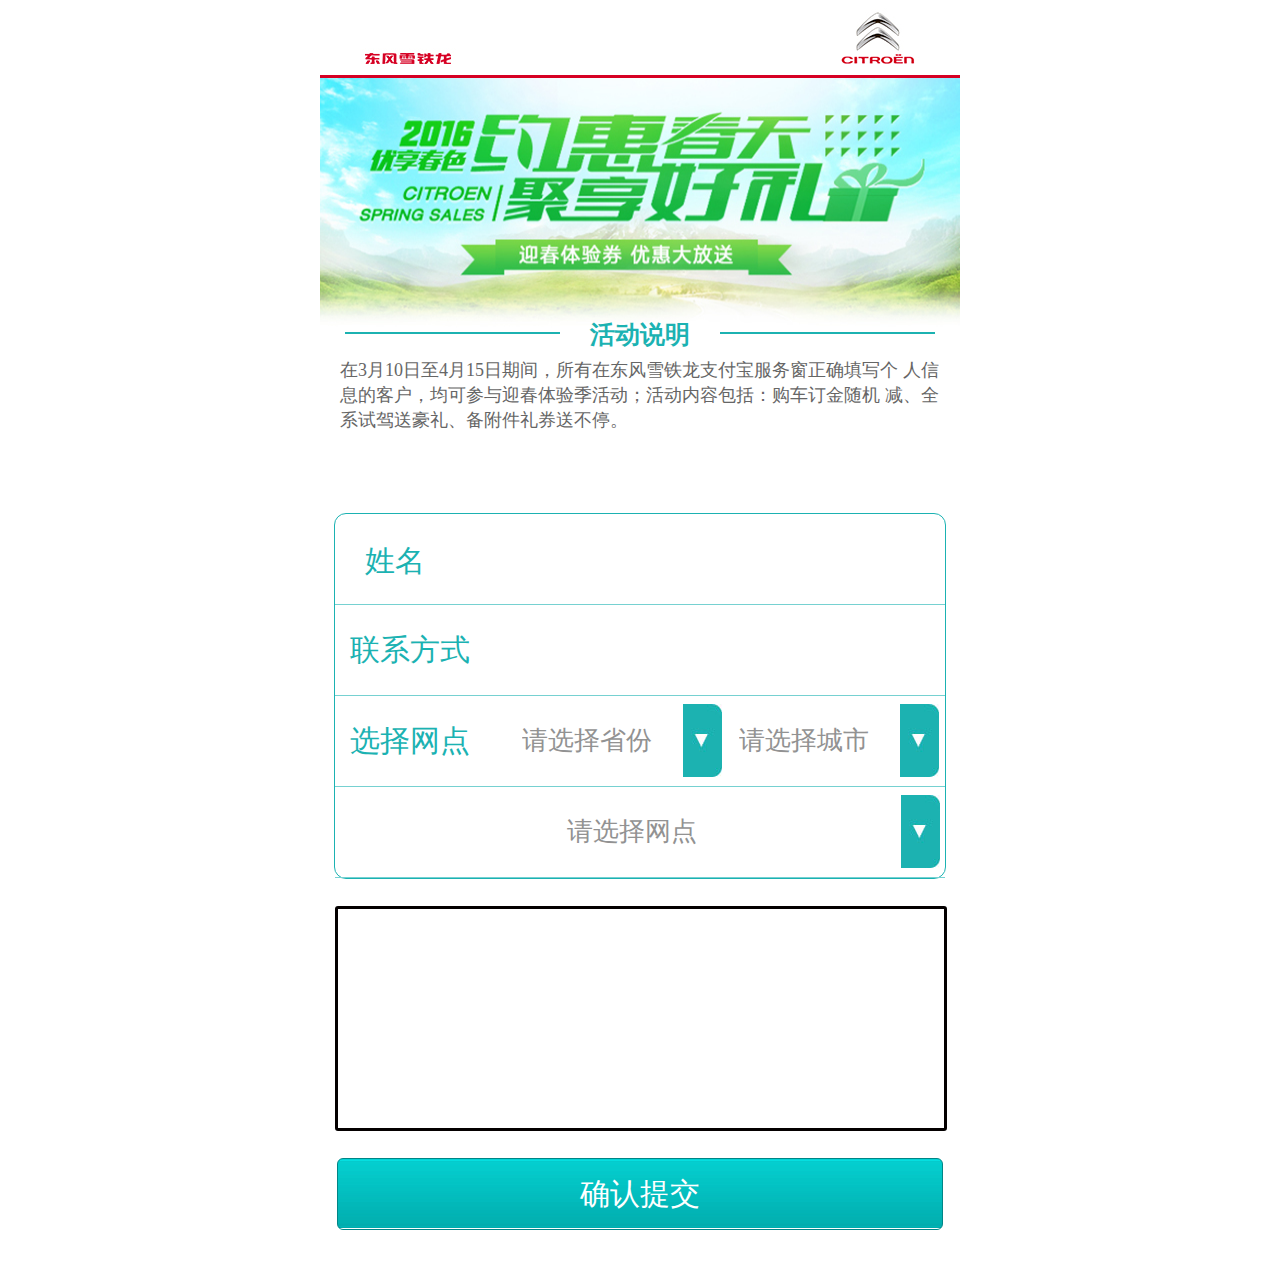
<file: index.html>
<!DOCTYPE html>
<html>
<head lang="en">
    <meta charset="UTF-8">
    <title>东风雪铁龙</title>
    <meta name="viewport"
          content="width=device-width, user-scalable=no, initial-scale=1.0, maximum-scale=1.0, minimum-scale=1.0"/>
    <meta name="apple-mobile-web-app-capable" content="yes">
    <meta name="apple-mobile-web-app-status-bar-style" content="black-translucent">
    <meta name="format-detection" content="telephone=yes">
    <meta name="format-detection" content="email=yes">
    <link rel="stylesheet" href="css/style.css" type="text/css"/>
    <script src="js/FontAuto.js"></script>
</head>


<body>
<div class="head-top-bg">雪铁龙</div>
<dl class="acticity">
    <dt><i class="a1"></i>活动说明<i class="b1"></i></dt>
    <dd>在3月10日至4月15日期间，所有在东风雪铁龙支付宝服务窗正确填写个
        人信息的客户，均可参与迎春体验季活动；活动内容包括：购车订金随机
        减、全系试驾送豪礼、备附件礼券送不停。</dd>
</dl>

<form  method="post" action="index2.html">

    <div class="form">
        <label class="form-label1" ><span class="form-name">姓名</span><input id="name" type="text" value="" name="" /></label>
        <label class="form-label2"><span class="form-tel">联系方式</span><input id="tel" type="text" value="" name="" /></label>

        <div class="form-label3">
            <span class="form-website">选择网点</span>

            <label class="form-sel">
                <select id="province">
                    <option value="">请选择省份</option>
                </select>
                <span class="pro-bg">请选择省份</span>
            </label>

            <label class="form-sel">
                <select id="city">
                    <option value="">请选择城市</option>
                </select>
                <span class="pro-bg">请选择城市</span>
            </label>

        </div>
        <div class="form-label4 website">
            <label class="form-sel">
                <select id="website">
                    <option value="">请选择网点</option>
                </select>
                <span class="pro-bg">请选择网点</span>
            </label>
        </div>
        <input id="address" type="hidden" value="" />
        <input id="comTel" type="hidden" value="" />
        <input id="code" type="hidden" value="" />
    </div>
    <div class="map"></div>
    <input class="btn" type="submit" value="确认提交"/>
</form>
<script src="js/zepto.min.js"></script>
<script src="js/location_chs.js"></script>

<script>
    $('form').submit(function(){
        var nameVal= $.trim($('#name').val());
        var telReg=/^1[3|4|5|7|8][0-9]\d{4,8}$/;
        var telVal= $.trim($('#tel').val());
        if(nameVal=='')
        {
            alert('请输入您的姓名！');
            return false;
        }
        if(!telReg.test(telVal))
        {
            alert("请输入正确的手机号！");
            return false;
        }
    });


    /*三级联动*/
    var selectObj={
      //  map:new BMap.Map("allmap"),
        local:null,
        province:document.querySelector('#province'),
        city:document.querySelector('#city'),
        website:document.querySelector('#website'),
        optionData:function(json,obj){
            var frag=document.createDocumentFragment();//碎片
            for(var i in json)//i是dataCountry数据的属性
            {
                var option=document.createElement("option");//创建option节点
                option.value=i;//将属性i赋值给option的value
                option.innerHTML=i;
                frag.appendChild(option);
            }
            obj.appendChild(frag);
        },
        optionJson:function(json,obj){
            var frag=document.createDocumentFragment();//碎片
            for(var i in json)//i是dataCountry数据的属性
            {
                var option=document.createElement("option");//创建option节点
                option.value=json[i];//将属性i赋值给option的value
                option.innerHTML=json[i];
                frag.appendChild(option);
            }
            obj.appendChild(frag);
        },
        init:function(){
            selectObj.optionData(dataCountry.province,selectObj.province);//初始
            console.log(1);
            //第一个下拉菜单
            selectObj.province.addEventListener('change',function(){
                var val=$(this).val();

                $(selectObj.city).html('<option value="">请选择城市</option>');
                $(selectObj.city).val("");
                $(selectObj.city).siblings('.pro-bg').css("color","#929292").text('请选择城市');


                $(selectObj.website).html('<option value="">请选择网点</option>');
                $(selectObj.website).val("");
                $(selectObj.website).siblings('.pro-bg').css("color","#929292").text('请选择网点');
                if(val=='')
                {
                    val='请选择省份';
                    $(this).siblings('span').css('color','#929292').text(val);
                }
                else
                {
                    $(this).siblings('span').css('color','#000').text(val);
                    selectObj.optionJson(dataCountry.province[val],selectObj.city);
                }
                console.log(2);
            });

            //第二个下拉菜单
            selectObj.city.addEventListener('change',function(){
                var val=$(this).val();

                $(selectObj.website).html('<option value="">请选择网点</option>');
                $(selectObj.website).val("");
                $(selectObj.website).siblings('.pro-bg').css("color","#929292").text('请选择网点');
                if(val=='')
                {
                    val='请选择城市';
                    $(this).siblings('span').css('color','#929292').text(val);
                }
                else
                {
                    $(this).siblings('span').css('color','#000').text(val);
                    selectObj.optionJson(dataCountry.company[val],selectObj.website);
                }
            });

            //第二个下拉菜单
            selectObj.website.addEventListener('change',function(){
                var val=$(this).val();

                if(val=='')
                {
                    val='请选择网点';
                    $(this).siblings('span').css('color','#929292').text(val);

                    $('#address,#comTel,#code').val('');
                }
                else
                {
                    $(this).siblings('span').css('color','#000').text(val);

                    var arr=dataCountry.address[val];
                    $('#address').val(arr[0]);
                    $('#comTel').val(arr[1]);
                    $('#code').val(arr[2]);

                    window.setTimeout(function(){
                        selectObj.local.search(val);
                    },800);

                }
            });
        }
    };
    selectObj.init();
</script>

</body>
</html>
</file>
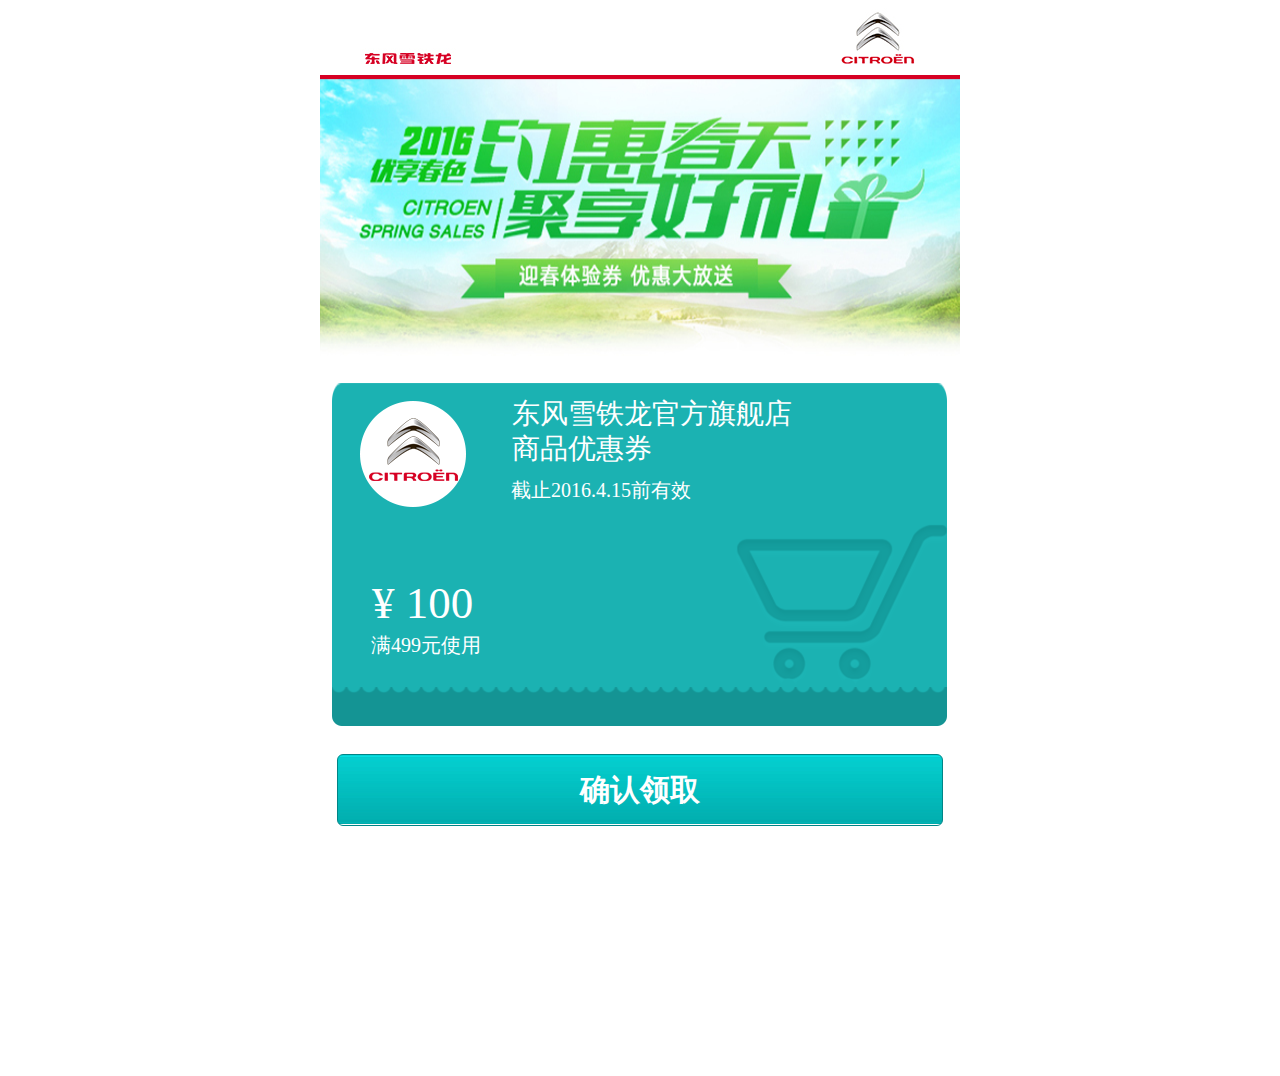
<file: four.html>
<!DOCTYPE html>
<html>
<head lang="en">
    <meta charset="UTF-8">
    <title>东风雪铁龙</title>
    <meta name="viewport"
          content="width=device-width, user-scalable=no, initial-scale=1.0, maximum-scale=1.0, minimum-scale=1.0"/>
    <meta name="apple-mobile-web-app-capable" content="yes">
    <meta name="apple-mobile-web-app-status-bar-style" content="black-translucent">
    <meta name="format-detection" content="telephone=yes">
    <meta name="format-detection" content="email=yes">

    <link rel="stylesheet" href="css/style.css" type="text/css"/>
    <script src="js/FontAuto.js"></script>
</head>
<body>
<div class="head-top-bg">雪铁龙</div>
<div class="one-head"></div>
<div class="one-1">
    <dl>
        <dt>东风雪铁龙官方旗舰店
            商品优惠券</dt>
        <dd>截止2016.4.15前有效</dd>
    </dl>
    <dl class="one-2">
        <dt>¥ 100</dt>
        <dd>满499元使用</dd>
    </dl>
</div>
<input class="jiang" type="submit" value="确认领取"/>

</body>
</html>
</file>
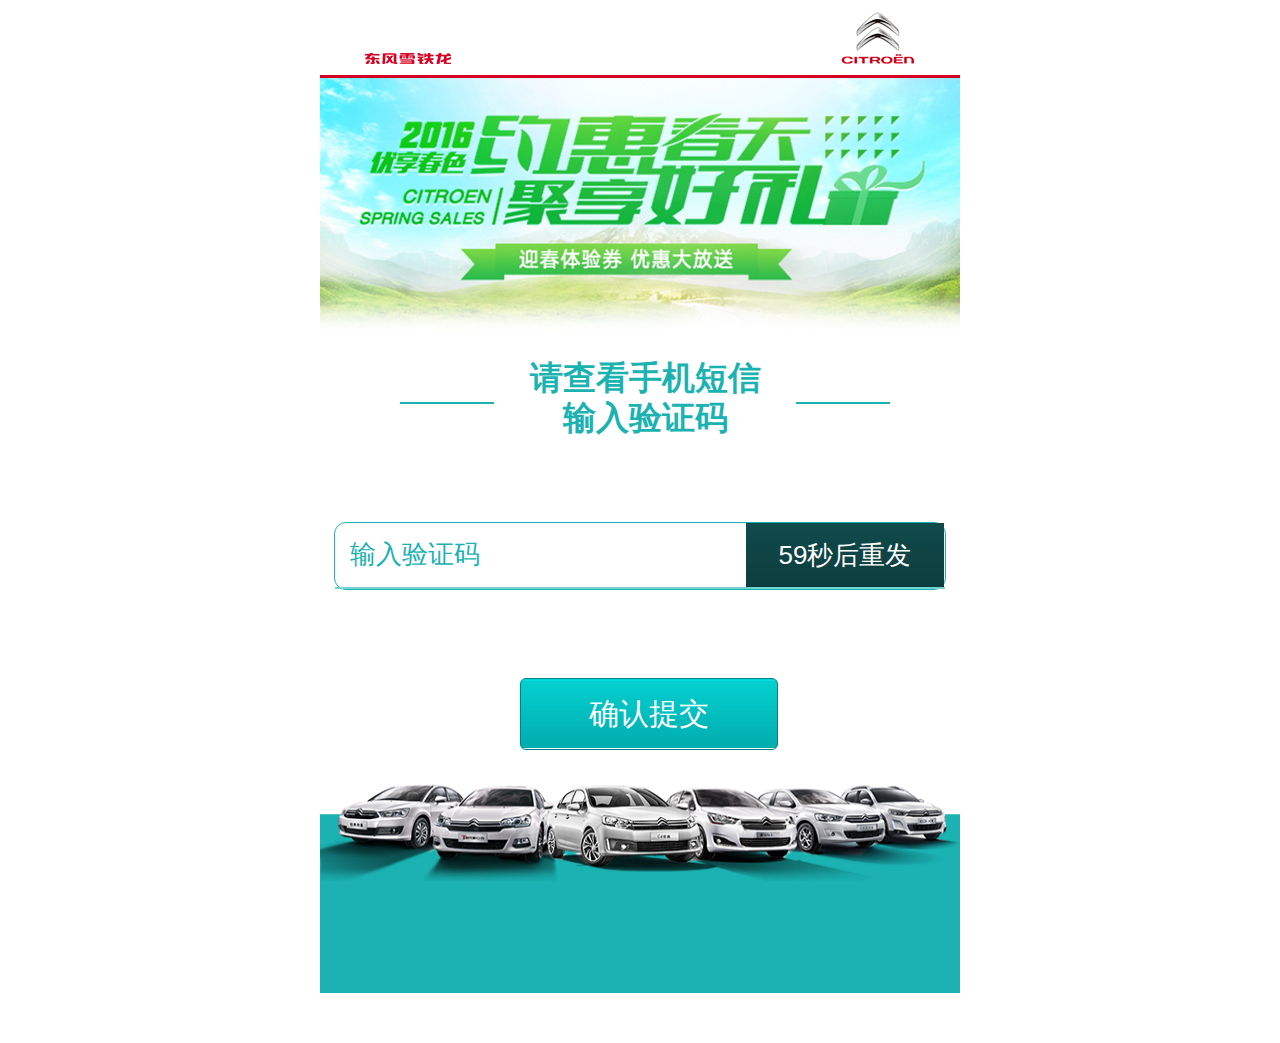
<file: index2.html>
<!DOCTYPE html>
<html>
<head lang="en">
    <meta charset="UTF-8">
    <title>东风雪铁龙</title>
    <meta name="viewport"
          content="width=device-width, user-scalable=no, initial-scale=1.0, maximum-scale=1.0, minimum-scale=1.0"/>
    <meta name="apple-mobile-web-app-capable" content="yes">
    <meta name="apple-mobile-web-app-status-bar-style" content="black-translucent">
    <meta name="format-detection" content="telephone=yes">
    <meta name="format-detection" content="email=yes">

    <link rel="stylesheet" href="css/style.css" type="text/css"/>
    <script src="js/FontAuto.js"></script>
</head>
<body>
<div class="head-top-bg">雪铁龙</div>
<dl class="acticity-2">
    <dt><i class="a2"></i>请查看手机短信输入验证码<i class="b2"></i></dt>
</dl>
<form method="post" action="index3.html">
    <div class="form">
    <label class="form-label5" >
        <span class="form-name">输入验证码</span>
        <input id="code" type="text" value="" name="" />
        <input id="img" class="CountDown" type="button" value="" name=""/>
    </label>
    </div>
    <input class="btn-2" type="submit" value="确认提交"/>
</form>
<div class="index2-bottom bottom"></div>

<script src="js/zepto.min.js"></script>


<script>
    /*验证*/
    var clickTime=new Date();
    var clickTimeVal=clickTime.getTime();
    var futureTimeVal=clickTimeVal+59*1000;
    function timeDown(timeStr) {//timeStr是表示目标的时间
        var nowTime = new Date();//表示现在的时间；
        var Dvalue = futureTimeVal- nowTime.getTime();//目标时间-当前时间=毫秒数；
        var seconds=Math.floor(Dvalue/1000);
        var CountDownNode=$(".CountDown");
        if(seconds>1){
            CountDownNode.val(seconds+"秒后重发")
        }
        else{
            CountDownNode.val("点击重发");
            CountDownNode.addClass('time-sent');

        }
    }
        timeDown(clickTime);
    window.setInterval(function(){
        timeDown(clickTime);},1000);

    $('form').submit(function(){
        var varVal= $.trim($('#code').val());

        if(varVal=='')
        {
            alert('请输入验证码！');
            return false;
        }
    });
</script>


</body>
</html>
</file>
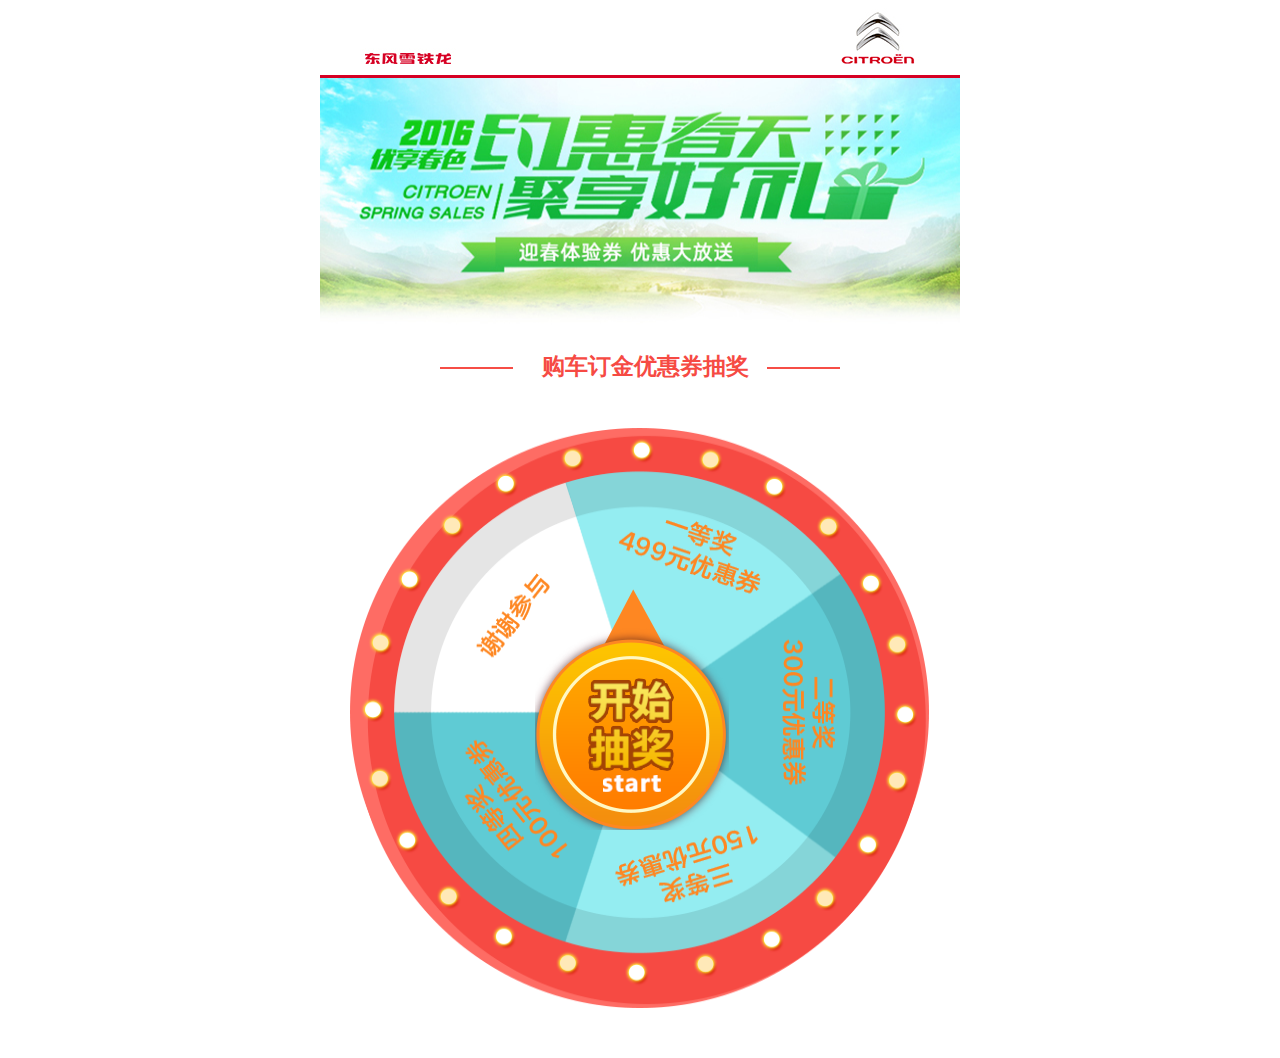
<file: index3.html>
<!DOCTYPE html>
<html>
<head lang="en">
    <meta charset="UTF-8">
    <title>东风雪铁龙</title>
    <meta name="viewport"
          content="width=device-width, user-scalable=no, initial-scale=1.0, maximum-scale=1.0, minimum-scale=1.0"/>
    <meta name="apple-mobile-web-app-capable" content="yes">
    <meta name="apple-mobile-web-app-status-bar-style" content="black-translucent">
    <meta name="format-detection" content="telephone=yes">
    <meta name="format-detection" content="email=yes">

    <link rel="stylesheet" href="css/style.css" type="text/css"/>
    <script src="js/FontAuto.js"></script>
</head>
<body>
<div class="head-top-bg">雪铁龙</div>
<dl class="acticity-3 luck-tit">
    <dt><i class="a"></i>购车订金优惠券抽奖<i class="b"></i></dt>
</dl>
<div class="luck">
    <a class="luck-btn" href="javascript:void(0)"></a>
    <div class="luck-pan"></div>
</div>

<form id="priza-result" class="priza-result" method="post" action="join.html" style="display: none;">
    <div class="head-top-bg">雪铁龙</div>
    <div class="one-head"></div>
    <div class="one-1">
        <dl>
            <dt>东风雪铁龙官方旗舰店
                商品优惠券</dt>
            <dd>截止2016.4.15前有效</dd>
        </dl>
        <dl class="one-2">
            <dt>¥ <span>0</span></dt>
            <dd>满499元使用</dd>
        </dl>
    </div>
    <input class="jiang" type="submit" value="确认领取"/>
</form>

<div id="prize_result_none" class="prize_result_none" style="display: none;">
    <div class="head-top-bg">雪铁龙</div>
    <div class="join-head"></div>
    <div class="link">
        <li><a class="link-to" href="https://citroen.tmall.com/"><img src=" images/link.png" /></a></li>
    </div>
    <div class="index3-bottom luck-bottom"></div>
</div>



<script src="js/zepto.min.js"></script>
<script src="js/zepto-touch.js"></script>

<script>
    /*
     55:谢谢参与
     126：四等奖
     200：三等奖
     275：二等奖
     345：一等奖
     */
    $('.luck-btn').click(function() {
        $.ajax({
            type: "get",
            url: "json/result.json",
            success: function (json) {
                if (json.message == "success") {
                    var deg = {
                        degVal:360*4,
                        result: function (val) {
                            $('.one-2 span').text(val);
                            window.setTimeout(function () {
                                $('.luck,.luck-tit dt,.luck-bottom').hide();
                                $('#prize_result').show();
                            }, 3000);
                        }
                    };
                    if (json.result == 0)//谢谢参与
                    {
                        deg.degVal += 55;
                        window.setTimeout(function () {
                            $('.luck,.luck-tit dt').hide();
                            $('#prize_result_none').show();
                        }, 3000);
                    }
                    else if (json.result == 1)//一等
                    {
                        deg.degVal += 345;
                        deg.result(499);
                    }
                    else if (json.result == 2)//二等
                    {
                        deg.degVal += 275;
                        deg.result(300);
                    }
                    else if (json.result == 3)//三等
                    {
                        deg.degVal += 200;
                        deg.result(150);
                    }
                    else if (json.result == 4)//四等
                    {
                        deg.degVal += 126;
                        deg.result(100);
                    }
                    else {
                        alert("请求出错，请稍候出错！");
                        return;
                    }


                    var panMainNode = document.querySelector('.luck-pan');
                    panMainNode.style.transform = "rotate(" + deg.degVal + "deg)";
                    panMainNode.style.MsTransform = "rotate(" + deg.degVal + "deg)";
                    panMainNode.style.WebkitTransform = "rotate(" + deg.degVal + "deg)";
                    panMainNode.style.OTransform = "rotate(" + deg.degVal + "deg)";
                    panMainNode.style.MozTransform = "rotate(" + deg.degVal + "deg)";
                }
            },
            error: function (msg) {
                alert("请求出错，请稍候出错！");
            }
        })
    });



</script>
</body>
</html>
</file>
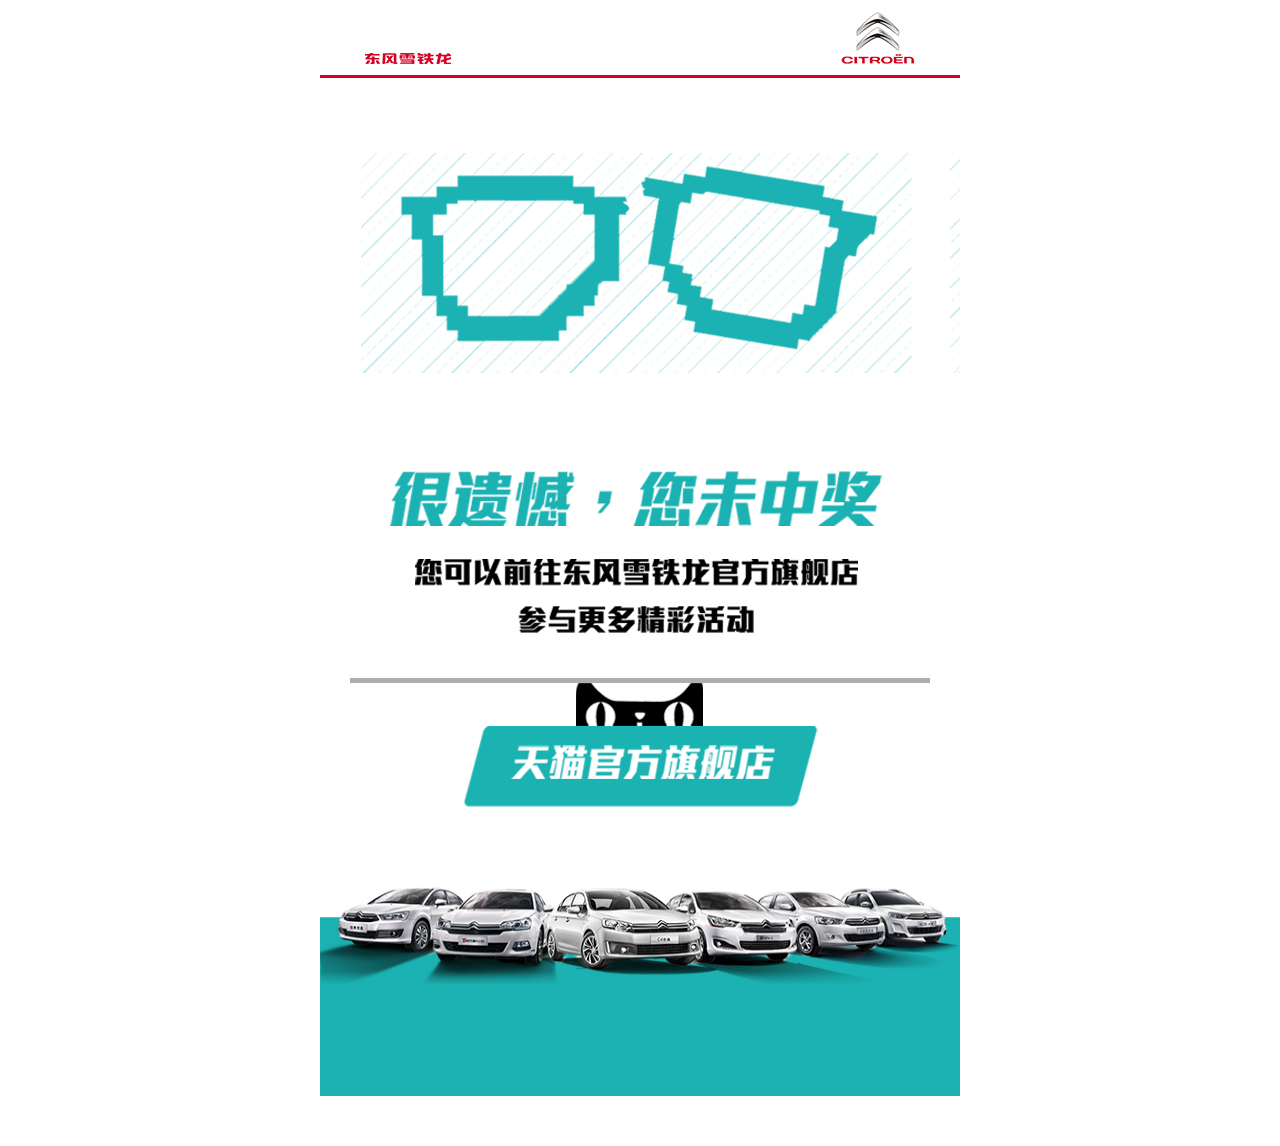
<file: join.html>
<!DOCTYPE html>
<html>
<head lang="en">
    <meta charset="UTF-8">
    <title>东风雪铁龙</title>
    <meta name="viewport"
          content="width=device-width, user-scalable=no, initial-scale=1.0, maximum-scale=1.0, minimum-scale=1.0"/>
    <meta name="apple-mobile-web-app-capable" content="yes">
    <meta name="apple-mobile-web-app-status-bar-style" content="black-translucent">
    <meta name="format-detection" content="telephone=yes">
    <meta name="format-detection" content="email=yes">

    <link rel="stylesheet" href="css/style.css" type="text/css"/>
    <script src="js/FontAuto.js"></script>
</head>
<body>
<div class="head-top-bg">雪铁龙</div>
<div class="join-head"></div>
<div class="link">
   <li><a class="link-to" href="https://citroen.tmall.com/"><img src=" images/link.png" /></a></li>
</div>
<div class="index3-bottom luck-bottom"></div>



</body>
</html>
</file>
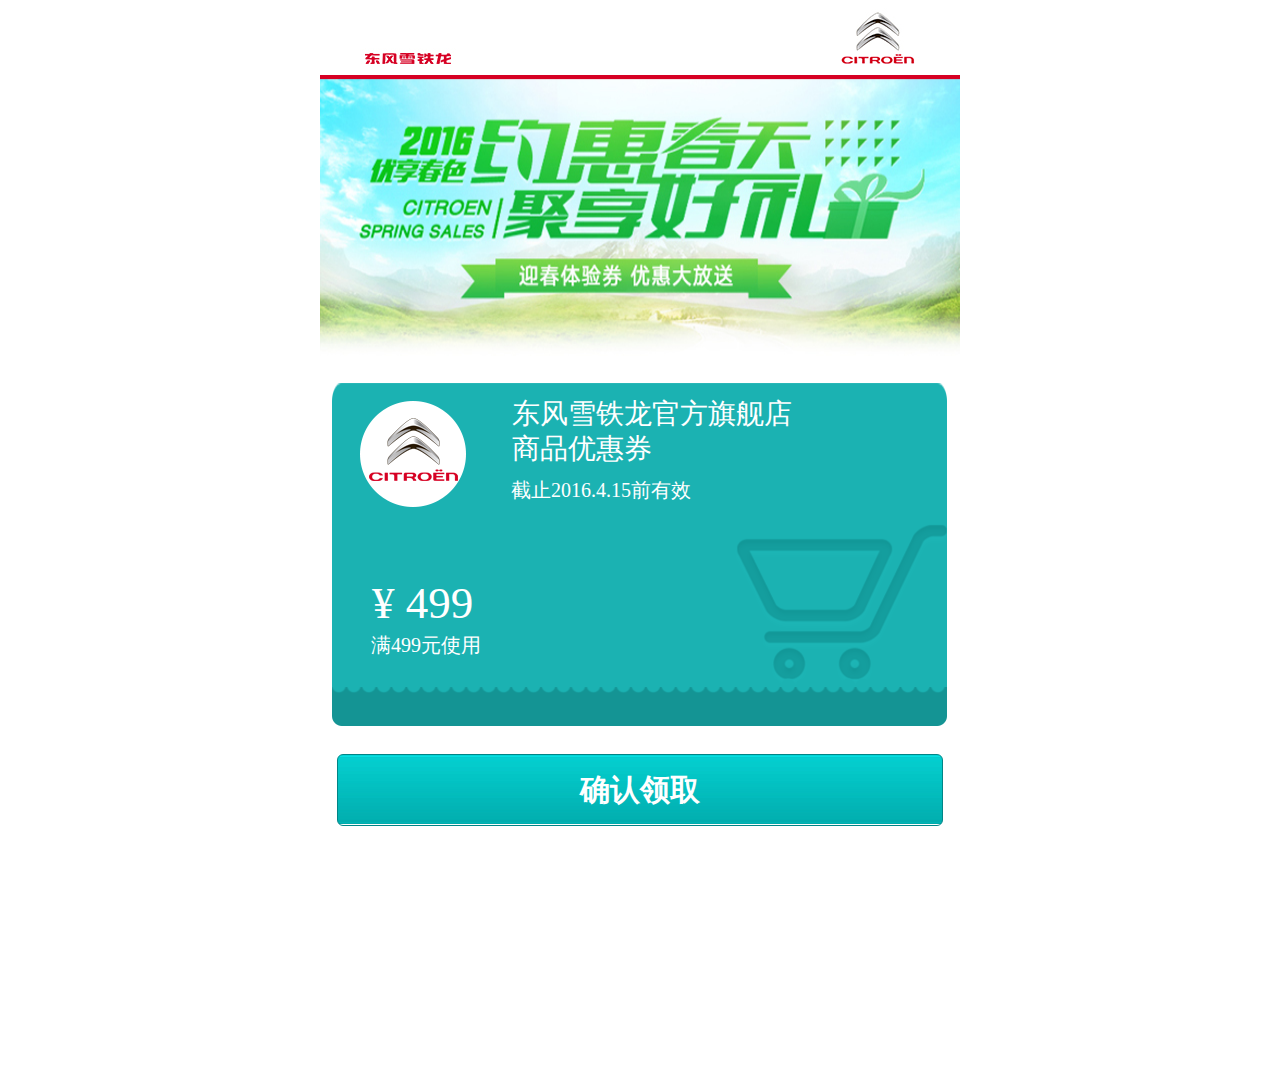
<file: one.html>
<!DOCTYPE html>
<html>
<head lang="en">
    <meta charset="UTF-8">
    <title>东风雪铁龙</title>
    <meta name="viewport"
          content="width=device-width, user-scalable=no, initial-scale=1.0, maximum-scale=1.0, minimum-scale=1.0"/>
    <meta name="apple-mobile-web-app-capable" content="yes">
    <meta name="apple-mobile-web-app-status-bar-style" content="black-translucent">
    <meta name="format-detection" content="telephone=yes">
    <meta name="format-detection" content="email=yes">

    <link rel="stylesheet" href="css/style.css" type="text/css"/>
    <script src="js/FontAuto.js"></script>
</head>
<body>
<div class="head-top-bg">雪铁龙</div>
<div class="one-head"></div>
<div class="one-1">
    <dl>
        <dt>东风雪铁龙官方旗舰店
            商品优惠券</dt>
        <dd>截止2016.4.15前有效</dd>
    </dl>
    <dl class="one-2">
        <dt>¥ 499</dt>
        <dd>满499元使用</dd>
    </dl>
</div>
<input class="jiang" type="submit" value="确认领取"/>

</body>
</html>
</file>
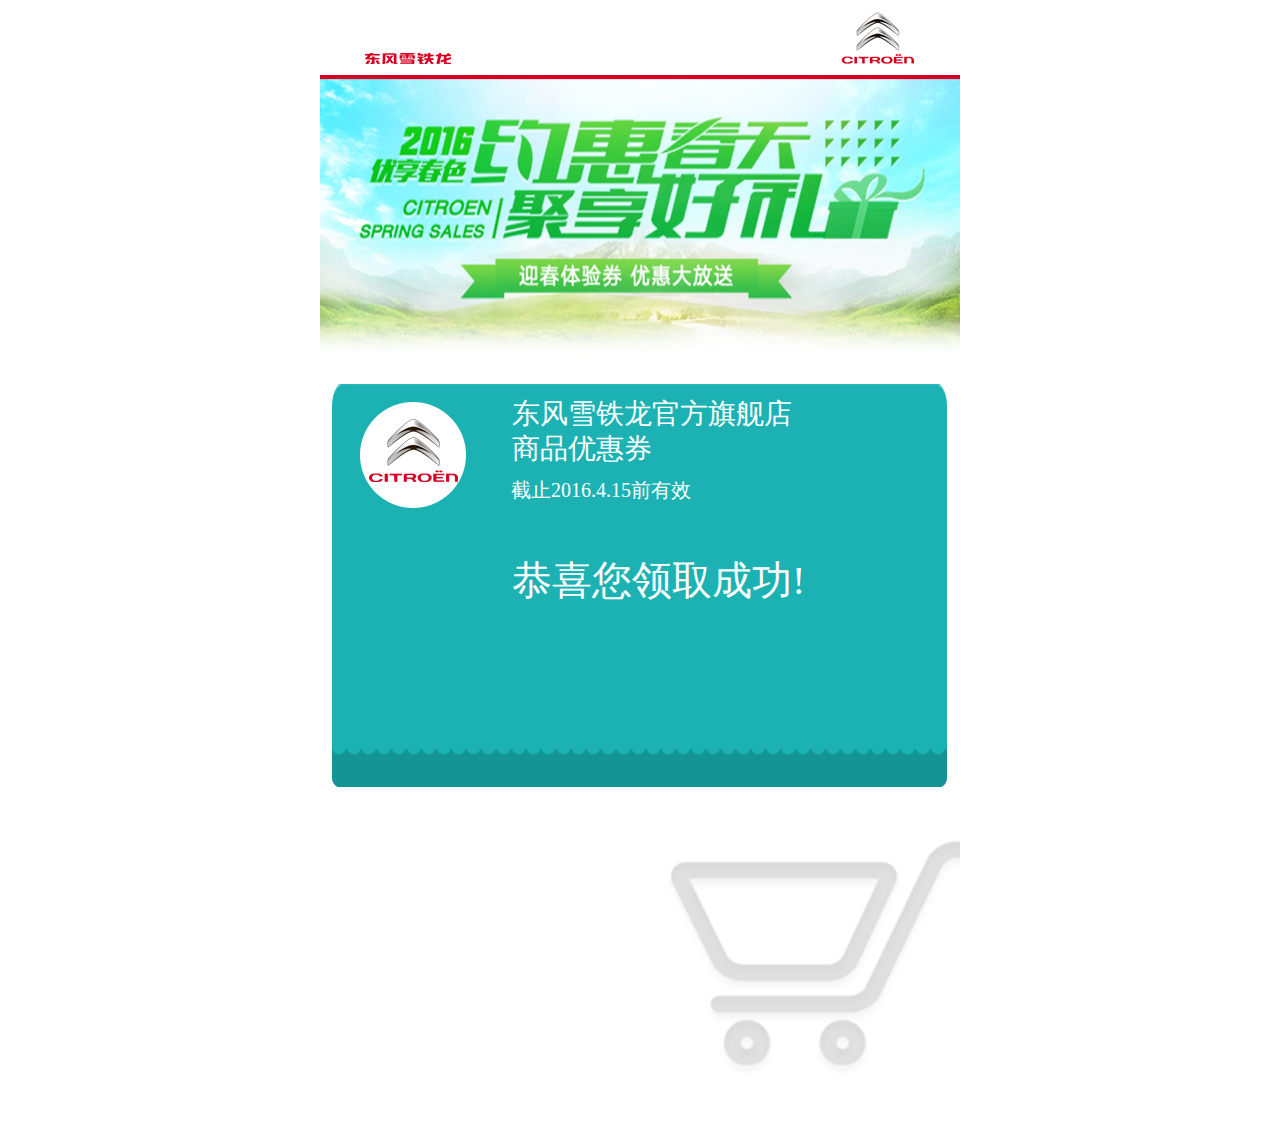
<file: success.html>
<!DOCTYPE html>
<html>
<head lang="en">
    <meta charset="UTF-8">
    <title>东风雪铁龙</title>
    <meta name="viewport"
          content="width=device-width, user-scalable=no, initial-scale=1.0, maximum-scale=1.0, minimum-scale=1.0"/>
    <meta name="apple-mobile-web-app-capable" content="yes">
    <meta name="apple-mobile-web-app-status-bar-style" content="black-translucent">
    <meta name="format-detection" content="telephone=yes">
    <meta name="format-detection" content="email=yes">

    <link rel="stylesheet" href="css/style.css" type="text/css"/>
    <script src="js/FontAuto.js"></script>
</head>
<body>
<div class="head-top-bg">雪铁龙</div>
<div class="one-head"></div>
<div class="one-1 success">
    <dl>
        <dt>东风雪铁龙官方旗舰店
            商品优惠券</dt>
        <dd>截止2016.4.15前有效</dd>
    </dl>
    <dl class="one-3">
        <dt>恭喜您领取成功!</dt>

    </dl>
</div>
<div class="car clearfix"></div>


</body>
</html>
</file>
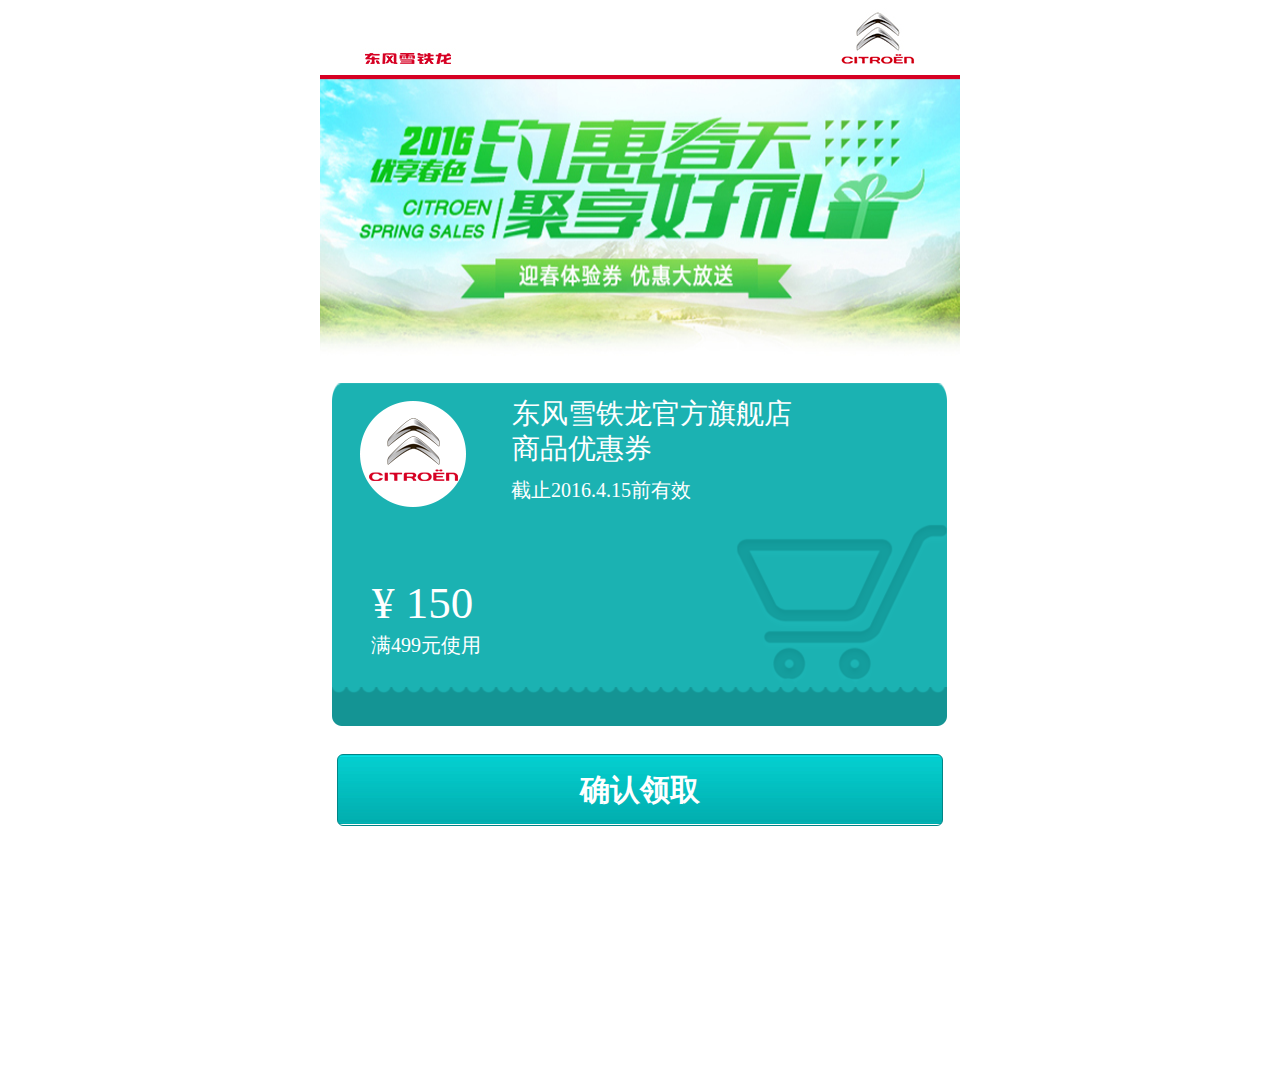
<file: three.html>
<!DOCTYPE html>
<html>
<head lang="en">
    <meta charset="UTF-8">
    <title>东风雪铁龙</title>
    <meta name="viewport"
          content="width=device-width, user-scalable=no, initial-scale=1.0, maximum-scale=1.0, minimum-scale=1.0"/>
    <meta name="apple-mobile-web-app-capable" content="yes">
    <meta name="apple-mobile-web-app-status-bar-style" content="black-translucent">
    <meta name="format-detection" content="telephone=yes">
    <meta name="format-detection" content="email=yes">

    <link rel="stylesheet" href="css/style.css" type="text/css"/>
    <script src="js/FontAuto.js"></script>
</head>
<body>
<div class="head-top-bg">雪铁龙</div>
<div class="one-head"></div>
<div class="one-1">
    <dl>
        <dt>东风雪铁龙官方旗舰店
            商品优惠券</dt>
        <dd>截止2016.4.15前有效</dd>
    </dl>
    <dl class="one-2">
        <dt>¥ 150</dt>
        <dd>满499元使用</dd>
    </dl>
</div>
<input class="jiang" type="submit" value="确认领取"/>

</body>
</html>
</file>
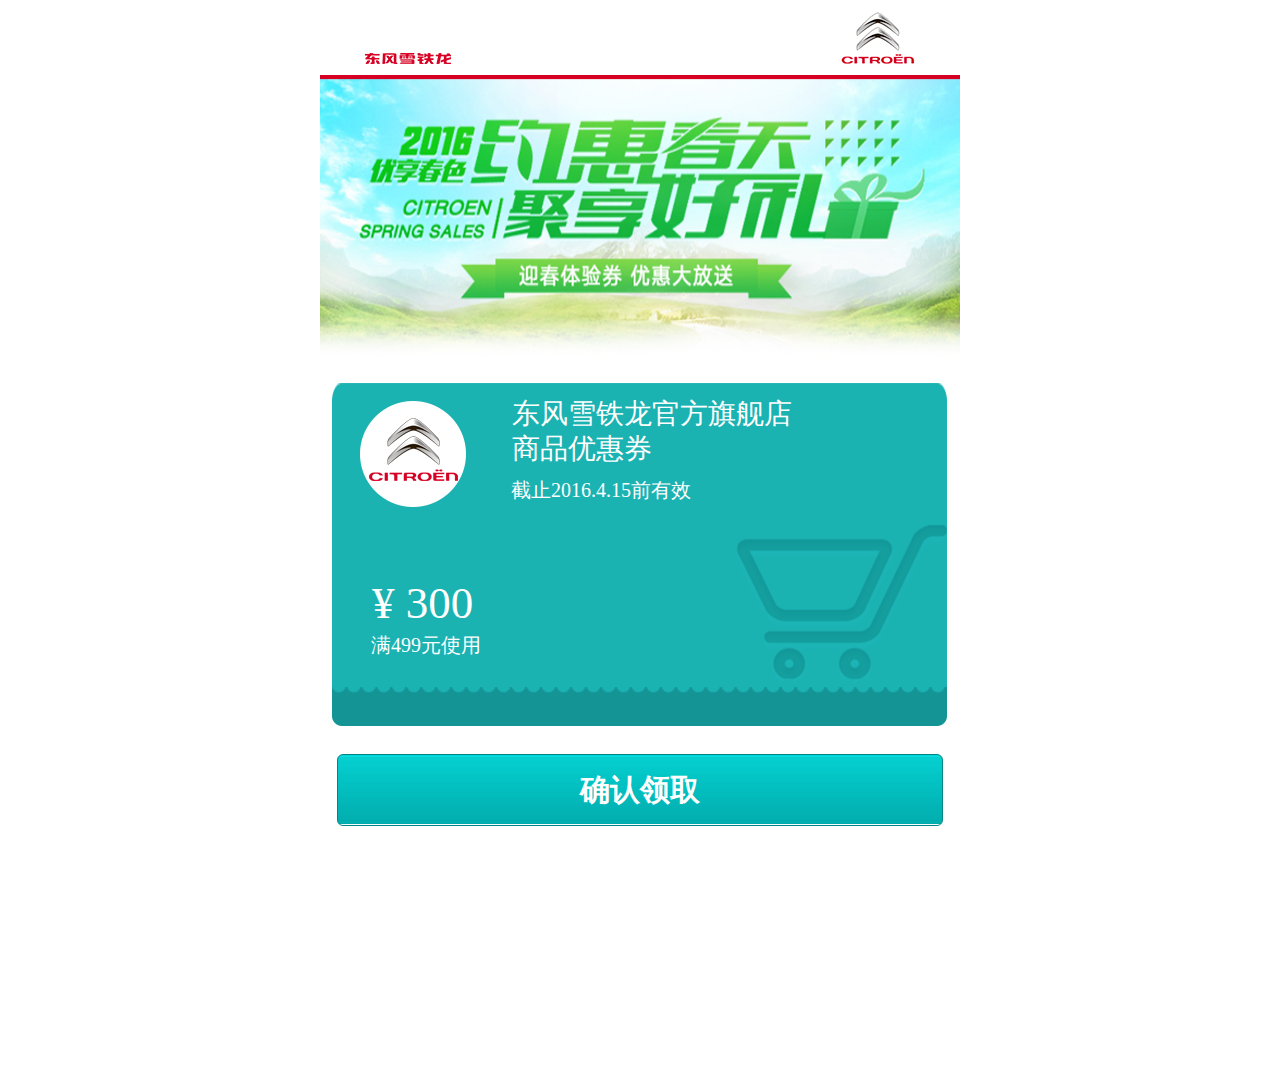
<file: two.html>
<!DOCTYPE html>
<html>
<head lang="en">
    <meta charset="UTF-8">
    <title>东风雪铁龙</title>
    <meta name="viewport"
          content="width=device-width, user-scalable=no, initial-scale=1.0, maximum-scale=1.0, minimum-scale=1.0"/>
    <meta name="apple-mobile-web-app-capable" content="yes">
    <meta name="apple-mobile-web-app-status-bar-style" content="black-translucent">
    <meta name="format-detection" content="telephone=yes">
    <meta name="format-detection" content="email=yes">

    <link rel="stylesheet" href="css/style.css" type="text/css"/>
    <script src="js/FontAuto.js"></script>
</head>
<body>
<div class="head-top-bg">雪铁龙</div>
<div class="one-head"></div>
<div class="one-1">
    <dl>
        <dt>东风雪铁龙官方旗舰店
            商品优惠券</dt>
        <dd>截止2016.4.15前有效</dd>
    </dl>
    <dl class="one-2">
        <dt>¥ 300</dt>
        <dd>满499元使用</dd>
    </dl>
</div>
<input class="jiang" type="submit" value="确认领取"/>

</body>
</html>
</file>
<file: css/style.css>
@charset "utf-8";
/* CSS 重置 */
body, div, p, h1, h2, h3, h4,
ul, li, dl, dt, dd, ol, form, table, tr, td,
span, label, input, select, option, a, img, i,
em, strong, b {
    margin: 0;
    padding: 0;
}

li {
    list-style: none;
}

img {
    border: 0 none;
    vertical-align: top;
}

a {
    text-decoration: none;
    color: #333333;
}

a:hover {
    color: #333333;
}

html {
    /*rem单位永远以html为参考缩放,%和em以父元素参考*/
    font-size: 625%;
}

body {
    font-family: "微软雅黑";
    color: #000;
    max-width: 640px; /*按照ps里的图的宽度大小设置*/
    min-width: 320px;
    margin: 0 auto;
    font-size: 0.18rem; /*body里默认使用最多的字体大小*/
    padding-bottom: 0.5rem;
}

.clearfix {
    *zoom: 1;
}

.clearfix:after {
    content: ".";
    height: 0;
    clear: both;
    visibility: hidden;
    display: block;
}


/*index*/
.head-top-bg{ width: 100%; height: 0.75rem; background: url("../images/head-top.jpg") no-repeat center top; text-indent: -99em; overflow: hidden; border-bottom: #d60023  0.03rem solid; background-size: 100% 100%;}
.acticity{width: 100%; background: url("../images/activity-bg.jpg") no-repeat center top; padding-top: 2.4rem;background-size: 100% 100%;}
.acticity dt{position: relative; height: 0.3rem; text-align: center;font-size: 0.25rem; color: #1bb2b2; font-weight: bold;}
.acticity dt i{position:absolute; top: 0.14rem; width: 2.15rem; height: 0.02rem; background: #1cb2b1; }
.a1{left: 0.25rem; }
.b1{right: 0.25rem;}
.acticity dd{ color: #666666; line-height: 0.25rem; padding: 0.1rem 0.2rem 0;}

/*姓名+联系方式+三级联动*/
.form{ margin: 0.8rem 0.14rem 0; border: #1bb2b2 1px solid; border-radius: 0.12rem;}
.form-label1,.form-label2,.form-label3,.form-label4{ display: block; width: 100%; height: 0.9rem; border-bottom: #76d1d1 1px solid;}
.form-label1 span{ margin: 0.15rem 0 0 0.15rem; font-size: 0.3rem;}
.form-label5{display: block; width: 100%; height: 0.64rem; border-bottom: #76d1d1 2px solid;}
 .form-tel,.form-website{ float: left; width: 1.5rem; line-height: 0.9rem; color: #1bb2b2; font-size: 0.3rem; padding-left: 0.15rem;}
 .form-name{ line-height: 0.64rem; height: 0.64rem; font-size: 0.26rem;float: left; width: 1.5rem;  color: #1bb2b2;  padding-left: 0.15rem;}
.form-label1 input,.form-label2 input{ float: left; width: 4rem;height: 0.6rem; line-height: 0.6rem; border: 0 none; font-size: 0.26rem; margin: 0.15rem 0 0 0.15rem;}

.form-sel{float: left; position: relative; width:1.95rem ;height:0.73rem;margin: 0.08rem 0 0 0.22rem;z-index:4;}
.form-sel select{ position: absolute; left: 0; top: 0; width: 100%; height:100%;opacity: 0;}
.form-sel .pro-bg{position: absolute;left: 0; top: 0; z-index:-1;width: 85%;height: 100%; line-height: 0.73rem;background: url("../images/sel.jpg") no-repeat right top; font-size: 0.26rem; color: #929292; overflow: hidden; white-space: nowrap; padding-right: 0.34rem;}
.website .form-sel{ width: 4.7rem; text-align: center; padding-right: 1.76rem;}
/*地图*/
.map{ width:6.06rem; height: 2.19rem; border: #040000 3px solid; border-radius: 0.03rem; margin: 0.27rem 0 0 0.15rem;}
.btn{ display:block;width: 6.06rem; height: 0.72rem;background:url("../images/btn.jpg") repeat-x 0 0; border-radius: 0.06rem; border: #008586 1px solid; font-size: 0.3rem; color: #fff; text-align: center; line-height: 0.1rem; margin: 0.27rem 0 0 0.17rem;}




/*index2*/
.acticity-2{ width: 100%;  background: url("../images/activity-bg.jpg") no-repeat center top; padding-top: 2.8rem;background-size: 100% 100%;}
.acticity-2 dt{position: relative; width:2.5rem;height: 0.84rem; line-height: 0.4rem; text-align: center;font-size: 0.33rem; color: #1bb2b2; font-weight: bold; margin-left: 2rem;}
.acticity-2 dt i{position:absolute; top: 0.14rem; width: 0.94rem; height: 0.02rem; background: #1cb2b1; }
.a2{ left:0.76rem;margin: 0.3rem 0 0 2rem;}
.b2{right: 0.76rem;margin: 0.3rem 2rem 0 0;}
.form-label5 input{border: 0 none;float: left; width: 1.98rem;height: 0.64rem; line-height: 0.6rem; margin-left: 0.24rem; font-size: 0.26rem;}
 .CountDown{background: url("../images/resent.jpg")repeat; width: 1.98rem; height: 100%;color: #fff;}
 .time-sent{background: url("../images/btn.jpg")repeat;}

.btn-2{ display:block;width: 2.58rem; height: 0.72rem;background:url("../images/btn.jpg") repeat-x 0 0; border-radius: 0.06rem; border: #008586 1px solid; font-size: 0.3rem; color: #fff; text-align: center; line-height: 0.1rem; margin: 0.88rem 0 0 2rem;}
.index2-bottom{z-index:-1;left: 50%; margin:0.25rem auto 0;bottom: 0; width: 6.4rem; height: 2.18rem;  background: url("../images/bottom.jpg") no-repeat left bottom; background-size: 100% 100%;}



/*index3*/
.acticity-3{ position: relative;width: 100%;  background: url("../images/activity-bg.jpg") no-repeat center top; background-size: 100% 100%;padding-top: 2.8rem;}
.acticity-3 dt{ width:2.5rem;height: 0.7rem; line-height: 0.17rem; text-align: center;font-size: 0.23rem; color: #f64a43; font-weight: bold; margin-left: 2rem;}
.acticity-3 dt i{position:absolute; top: 0.14rem; width: 0.73rem; height: 0.02rem; background: #f64d46; }
.a{left: 1.2rem; margin-top: 2.75rem;}
.b{right: 1.2rem;margin-top: 2.75rem;}

/*抽奖*/
.luck{position: relative; width: 5.8rem; height: 5.8rem; overflow: hidden; margin: 0 auto;}
 .luck-pan{z-index:5;position: absolute; width: 100%; height: 100%;background: url("../images/pan.png") no-repeat left top; background-size: 100% 100%;
    transform: rotate(0);
    -webkit-transform: rotate(0);
    -moz-transform: rotate(0);
    -o-transform: rotate(0);
    -ms-transform: rotate(0);
    transition: all 2s;
    -webkit-transition: all 2s;
    -moz-transition: all 2s;
    -o-transition: all 2s;
    -ms-transition: all 2s;}
 .luck .luck-btn{ z-index:6;position: absolute; left: 50%; top: 50%;  margin:-1.3rem 0 0 -1.05rem;width: 1.94rem; height: 2.42rem; background: url("../images/luck-btn.png") no-repeat;background-size: 100% 100%;}

.index3-bottom{z-index:-1;left: 50%; margin:0.25rem auto 0;bottom: 0; width: 6.4rem; height: 2.18rem;  background: url("../images/bottom.jpg") no-repeat left bottom; background-size: 100% 100%;}




/*一等奖*/
.one-head{ width: 100%;  background: url("../images/jiang-head.jpg") no-repeat center top; padding-top: 2.8rem;background-size: 100% 100%;}
.one-1,.success{ width:6.16rem;  margin: 0.25rem auto 0;  background-size: 100% 100%; }
.one-1{background: url("../images/jiang-bg.png") no-repeat center top;height:3.44rem;}
.one-1 dl{ width: 3rem; height: 1.3rem; margin: 0.1rem 0 0 1.7rem;}
.one-1 dt{ line-height: 0.35rem; font-size: 0.28rem; color: #fff; width: 2.8rem; padding: 0.13rem 0 0 0.1rem;}
.one-1 dd{ line-height: 0.38rem; font-size: 0.2rem; padding:0.05rem 0 0 0.09rem; color: #fff;}
.one-1 .one-2{ width: 1.3rem; height: 0.84rem; margin:0.6rem 0 0  0.3rem;}
.one-1 .one-2 dt{font-size: 0.45rem;}
.one-1 .one-2 dd{font-size: 0.2rem;width: 1.3rem;}
.jiang{ display:block;width: 6.06rem; height: 0.72rem;background:url("../images/btn.jpg") repeat-x 0 0; border-radius: 0.06rem; border: #008586 1px solid; font-size: 0.3rem; color: #fff; text-align: center; line-height: 0.1rem; margin: 0.27rem 0 2rem 0.17rem; font-weight: bold;}


/*谢谢参与*/
.join-head{ width: 100%;  background: url("../images/join-bg.jpg") no-repeat center top;  height:6rem;background-size: 100% 100%;}
.link{ position: relative; width: 5.8rem;height: 1.7rem; border-top: #aeaeae 0.05rem solid; margin: 0 auto;}
.link li{ width: 3.4rem; height: 1.34rem;margin-left: 1.3rem;}
.link  img{ position:absolute; left:50%; top:0; margin-left:-1.8rem;background-size: 100% 100%; width: 3.6rem; height: 1.24rem;}
.one-1 { width:6.16rem; height:3.44rem;background: url("../images/jiang-bg.png") no-repeat center top; margin: 0.25rem auto 0;  background-size: 100% 100%; }
.one-1 .one-3 dt{font-size: 0.4rem; width: 3.6rem; padding-top: 0.4rem;}
.success{background: url("../images/success.jpg") no-repeat center top; height: 4.04rem;}
.car{  float :right;background: url("../images/car.png") no-repeat; width: 3rem; height: 3.58rem;}
</file>
